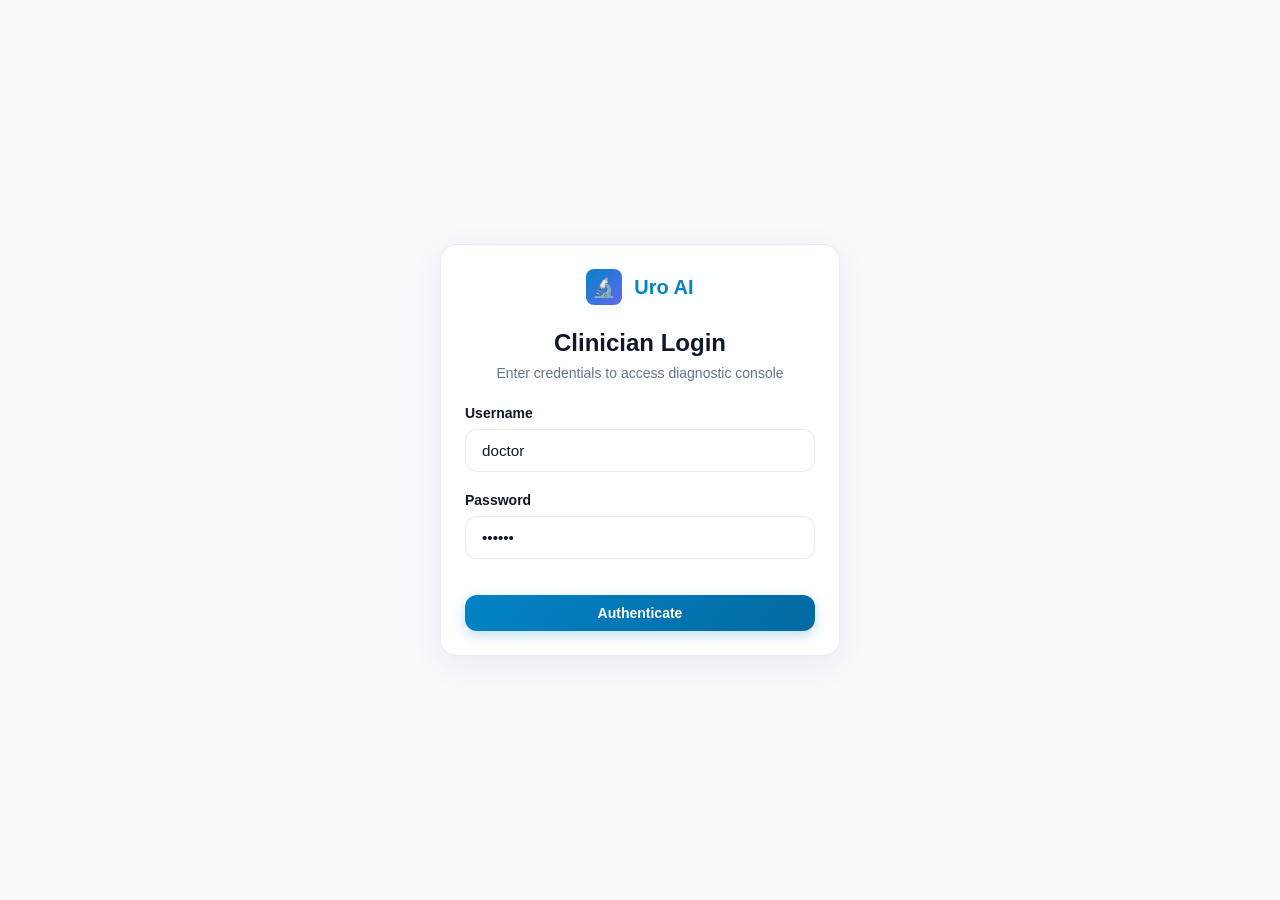
<file: index.html>
<!DOCTYPE html>
<html lang="en">
<head>
  <meta charset="UTF-8">
  <meta name="viewport" content="width=device-width, initial-scale=1.0">

  <title>Uro Diagnostics AI | Clinician Login | AI Urine Diagnostics</title>

  <meta name="description" content="Uro Diagnostics AI is an AI-powered urine test strip analysis system that provides fast and accurate diagnostic assistance.">

  <meta name="keywords" content="AI urine diagnostics, urine test strip analysis, healthcare AI, medical diagnostics, Uro Diagnostics AI">

  <meta name="robots" content="index, follow">

  <link rel="canonical" href="https://kavsj-23.github.io/uro-diagnostics-ai/">

  <meta property="og:title" content="Uro Diagnostics AI">
  <meta property="og:description" content="AI-powered urine diagnostics system for accurate urine test strip analysis.">
  <meta property="og:type" content="website">

  <!-- Google Analytics -->
  <script async src="https://www.googletagmanager.com/gtag/js?id=G-LNY7PCJBC3"></script>
  <script>
    window.dataLayer = window.dataLayer || [];
    function gtag(){dataLayer.push(arguments);}
    gtag('js', new Date());
    gtag('config', 'G-LNY7PCJBC3');
  </script>

  <link rel="stylesheet" href="css/style.css">
</head>
<body style="display: flex; align-items: center; justify-content: center; min-height: 100vh;">

  <div class="glass-card" style="width: 100%; max-width: 400px;">
    <div class="brand" style="justify-content: center; margin-bottom: 1.5rem;">
      <div class="brand-icon">🔬</div>
      <span>Uro AI</span>
    </div>

    <h2 style="text-align: center; margin-bottom: 0.5rem;">Clinician Login</h2>
    <p style="text-align: center; color: var(--text-muted); margin-bottom: 1.5rem; font-size: 0.875rem;">Enter credentials to access diagnostic console</p>

    <form id="login-form">
      <div class="form-group">
        <label for="username">Username</label>
        <input type="text" id="username" class="form-control" value="doctor" required>
      </div>

      <div class="form-group">
        <label for="password">Password</label>
        <input type="password" id="password" class="form-control" value="123456" required>
      </div>

      <button type="submit" class="btn btn-primary" style="width: 100%; margin-top: 1rem;">Authenticate</button>
    </form>
  </div>

  <script src="js/auth.js"></script>
  <script>
    document.getElementById('login-form').addEventListener('submit', (e) => {
      e.preventDefault();
      loginUser(
        document.getElementById('username').value.trim(),
        document.getElementById('password').value.trim()
      );
    });
  </script>
</body>
</html>
</file>
<file: css/style.css>
/* css/style.css - Global Stylesheet & Design System */

:root {
  /* Color Palette - Light Mode */
  --bg-primary: #f8fafc;
  --bg-secondary: #ffffff;
  --bg-glass: rgba(255, 255, 255, 0.75);
  --border-color: rgba(226, 232, 240, 0.8);

  --text-main: #0f172a;
  --text-muted: #64748b;
  --text-inverse: #ffffff;

  --primary: #0284c7;
  --primary-hover: #0369a1;
  --primary-light: #e0f2fe;

  --accent: #6366f1;
  --accent-light: #e0e7ff;

  --success: #10b981;
  --success-bg: #d1fae5;
  --warning: #f59e0b;
  --warning-bg: #fef3c7;
  --danger: #ef4444;
  --danger-bg: #fee2e2;

  --sidebar-width: 260px;
  --shadow-sm: 0 1px 2px 0 rgb(0 0 0 / 0.05);
  --shadow-md: 0 4px 6px -1px rgb(0 0 0 / 0.1), 0 2px 4px -2px rgb(0 0 0 / 0.1);
  --shadow-lg: 0 10px 15px -3px rgb(0 0 0 / 0.1), 0 4px 6px -4px rgb(0 0 0 / 0.1);
  --glass-shadow: 0 8px 32px 0 rgba(31, 38, 135, 0.07);

  --radius-sm: 8px;
  --radius-md: 12px;
  --radius-lg: 16px;
  --radius-full: 9999px;

  --transition: all 0.25s cubic-bezier(0.4, 0, 0.2, 1);
}

[data-theme="dark"] {
  --bg-primary: #0b0f19;
  --bg-secondary: #111827;
  --bg-glass: rgba(17, 24, 39, 0.75);
  --border-color: rgba(31, 41, 55, 0.8);

  --text-main: #f9fafb;
  --text-muted: #9ca3af;

  --primary: #38bdf8;
  --primary-hover: #0284c7;
  --primary-light: rgba(56, 189, 248, 0.15);

  --accent: #818cf8;
  --accent-light: rgba(129, 140, 248, 0.15);

  --success-bg: rgba(16, 185, 129, 0.2);
  --warning-bg: rgba(245, 158, 11, 0.2);
  --danger-bg: rgba(239, 68, 68, 0.2);

  --shadow-md: 0 4px 6px -1px rgb(0 0 0 / 0.5);
  --shadow-lg: 0 10px 15px -3px rgb(0 0 0 / 0.5);
  --glass-shadow: 0 8px 32px 0 rgba(0, 0, 0, 0.37);
}

* {
  box-sizing: border-box;
  margin: 0;
  padding: 0;
  font-family: 'Inter', -apple-system, BlinkMacSystemFont, "Segoe UI", Roboto, sans-serif;
}

body {
  background-color: var(--bg-primary);
  color: var(--text-main);
  min-height: 100vh;
  transition: background-color 0.3s ease, color 0.3s ease;
  overflow-x: hidden;
}

/* App Layout */
.app-container {
  display: flex;
  min-height: 100vh;
}

/* Sidebar */
.sidebar {
  width: var(--sidebar-width);
  background: var(--bg-secondary);
  border-right: 1px solid var(--border-color);
  padding: 1.5rem;
  display: flex;
  flex-direction: column;
  position: fixed;
  height: 100vh;
  z-index: 100;
  transition: var(--transition);
}

.brand {
  display: flex;
  align-items: center;
  gap: 0.75rem;
  margin-bottom: 2rem;
  font-weight: 700;
  font-size: 1.25rem;
  color: var(--primary);
}

.brand-icon {
  width: 36px;
  height: 36px;
  background: linear-gradient(135deg, var(--primary), var(--accent));
  color: white;
  border-radius: var(--radius-sm);
  display: flex;
  align-items: center;
  justify-content: center;
  font-size: 1.2rem;
}

.nav-menu {
  list-style: none;
  display: flex;
  flex-direction: column;
  gap: 0.5rem;
  flex-grow: 1;
}

.nav-link {
  display: flex;
  align-items: center;
  gap: 0.75rem;
  padding: 0.75rem 1rem;
  color: var(--text-muted);
  text-decoration: none;
  border-radius: var(--radius-md);
  font-weight: 500;
  transition: var(--transition);
}

.nav-link:hover, .nav-link.active {
  background: var(--primary-light);
  color: var(--primary);
}

.sidebar-footer {
  border-top: 1px solid var(--border-color);
  padding-top: 1rem;
  display: flex;
  flex-direction: column;
  gap: 0.5rem;
}

/* Main Content Area */
.main-content {
  margin-left: var(--sidebar-width);
  flex-grow: 1;
  padding: 2rem;
  width: calc(100% - var(--sidebar-width));
}

/* Header Navbar */
.top-header {
  display: flex;
  justify-content: space-between;
  align-items: center;
  margin-bottom: 2rem;
}

.header-title h1 {
  font-size: 1.75rem;
  font-weight: 700;
}

.header-title p {
  color: var(--text-muted);
  font-size: 0.875rem;
}

.header-actions {
  display: flex;
  align-items: center;
  gap: 1rem;
}

/* Utility Cards & Glassmorphism */
.glass-card {
  background: var(--bg-glass);
  backdrop-filter: blur(12px);
  -webkit-backdrop-filter: blur(12px);
  border: 1px solid var(--border-color);
  border-radius: var(--radius-lg);
  padding: 1.5rem;
  box-shadow: var(--glass-shadow);
  transition: var(--transition);
}

.glass-card:hover {
  box-shadow: var(--shadow-lg);
}

/* Buttons */
.btn {
  padding: 0.625rem 1.25rem;
  border-radius: var(--radius-md);
  font-weight: 600;
  font-size: 0.875rem;
  cursor: pointer;
  border: none;
  display: inline-flex;
  align-items: center;
  justify-content: center;
  gap: 0.5rem;
  transition: var(--transition);
  text-decoration: none;
}

.btn-primary {
  background: linear-gradient(135deg, var(--primary), var(--primary-hover));
  color: white;
  box-shadow: 0 4px 12px rgba(2, 132, 199, 0.25);
}

.btn-primary:hover {
  transform: translateY(-2px);
  box-shadow: 0 6px 16px rgba(2, 132, 199, 0.35);
}

.btn-secondary {
  background: var(--bg-secondary);
  color: var(--text-main);
  border: 1px solid var(--border-color);
}

.btn-secondary:hover {
  background: var(--primary-light);
  color: var(--primary);
}

.btn-danger {
  background: var(--danger);
  color: white;
}

.btn-danger:hover {
  opacity: 0.9;
}

/* Badges */
.badge {
  padding: 0.25rem 0.75rem;
  border-radius: var(--radius-full);
  font-size: 0.75rem;
  font-weight: 600;
  display: inline-block;
}

.badge-normal {
  background: var(--success-bg);
  color: var(--success);
}

.badge-borderline {
  background: var(--warning-bg);
  color: var(--warning);
}

.badge-abnormal {
  background: var(--danger-bg);
  color: var(--danger);
}

/* Form Styling */
.form-group {
  margin-bottom: 1.25rem;
  display: flex;
  flex-direction: column;
  gap: 0.5rem;
}

.form-group label {
  font-size: 0.875rem;
  font-weight: 600;
  color: var(--text-main);
}

.form-control {
  width: 100%;
  padding: 0.75rem 1rem;
  border-radius: var(--radius-md);
  border: 1px solid var(--border-color);
  background: var(--bg-secondary);
  color: var(--text-main);
  font-size: 0.95rem;
  outline: none;
  transition: var(--transition);
}

.form-control:focus {
  border-color: var(--primary);
  box-shadow: 0 0 0 3px var(--primary-light);
}

/* Grid System */
.grid-2 { display: grid; grid-template-columns: repeat(2, 1fr); gap: 1.5rem; }
.grid-3 { display: grid; grid-template-columns: repeat(3, 1fr); gap: 1.5rem; }
.grid-4 { display: grid; grid-template-columns: repeat(4, 1fr); gap: 1.5rem; }

@media (max-width: 1024px) {
  .grid-4, .grid-3 { grid-template-columns: repeat(2, 1fr); }
}

@media (max-width: 768px) {
  .sidebar { width: 70px; padding: 1rem 0.5rem; }
  .brand span, .nav-link span { display: none; }
  .main-content { margin-left: 70px; width: calc(100% - 70px); padding: 1rem; }
  .grid-2, .grid-3, .grid-4 { grid-template-columns: 1fr; }
}

/* Toast Notification Container */
#toast-container {
  position: fixed;
  bottom: 20px;
  right: 20px;
  z-index: 1000;
  display: flex;
  flex-direction: column;
  gap: 10px;
}

.toast {
  padding: 1rem 1.5rem;
  border-radius: var(--radius-md);
  background: var(--bg-secondary);
  color: var(--text-main);
  border-left: 4px solid var(--primary);
  box-shadow: var(--shadow-lg);
  display: flex;
  align-items: center;
  gap: 0.75rem;
  animation: slideIn 0.3s forwards;
}

.toast.success { border-color: var(--success); }
.toast.error { border-color: var(--danger); }

@keyframes slideIn {
  from { transform: translateX(100%); opacity: 0; }
  to { transform: translateX(0); opacity: 1; }
}

/* Loading Overlay */
.loading-overlay {
  position: fixed;
  top: 0; left: 0; width: 100vw; height: 100vh;
  background: rgba(0,0,0,0.5);
  backdrop-filter: blur(5px);
  display: flex;
  flex-direction: column;
  justify-content: center;
  align-items: center;
  z-index: 9999;
  color: white;
}

.spinner {
  width: 50px;
  height: 50px;
  border: 5px solid rgba(255,255,255,0.3);
  border-radius: 50%;
  border-top-color: var(--primary);
  animation: spin 1s linear infinite;
}

@keyframes spin {
  to { transform: rotate(360deg); }
}
</file>
